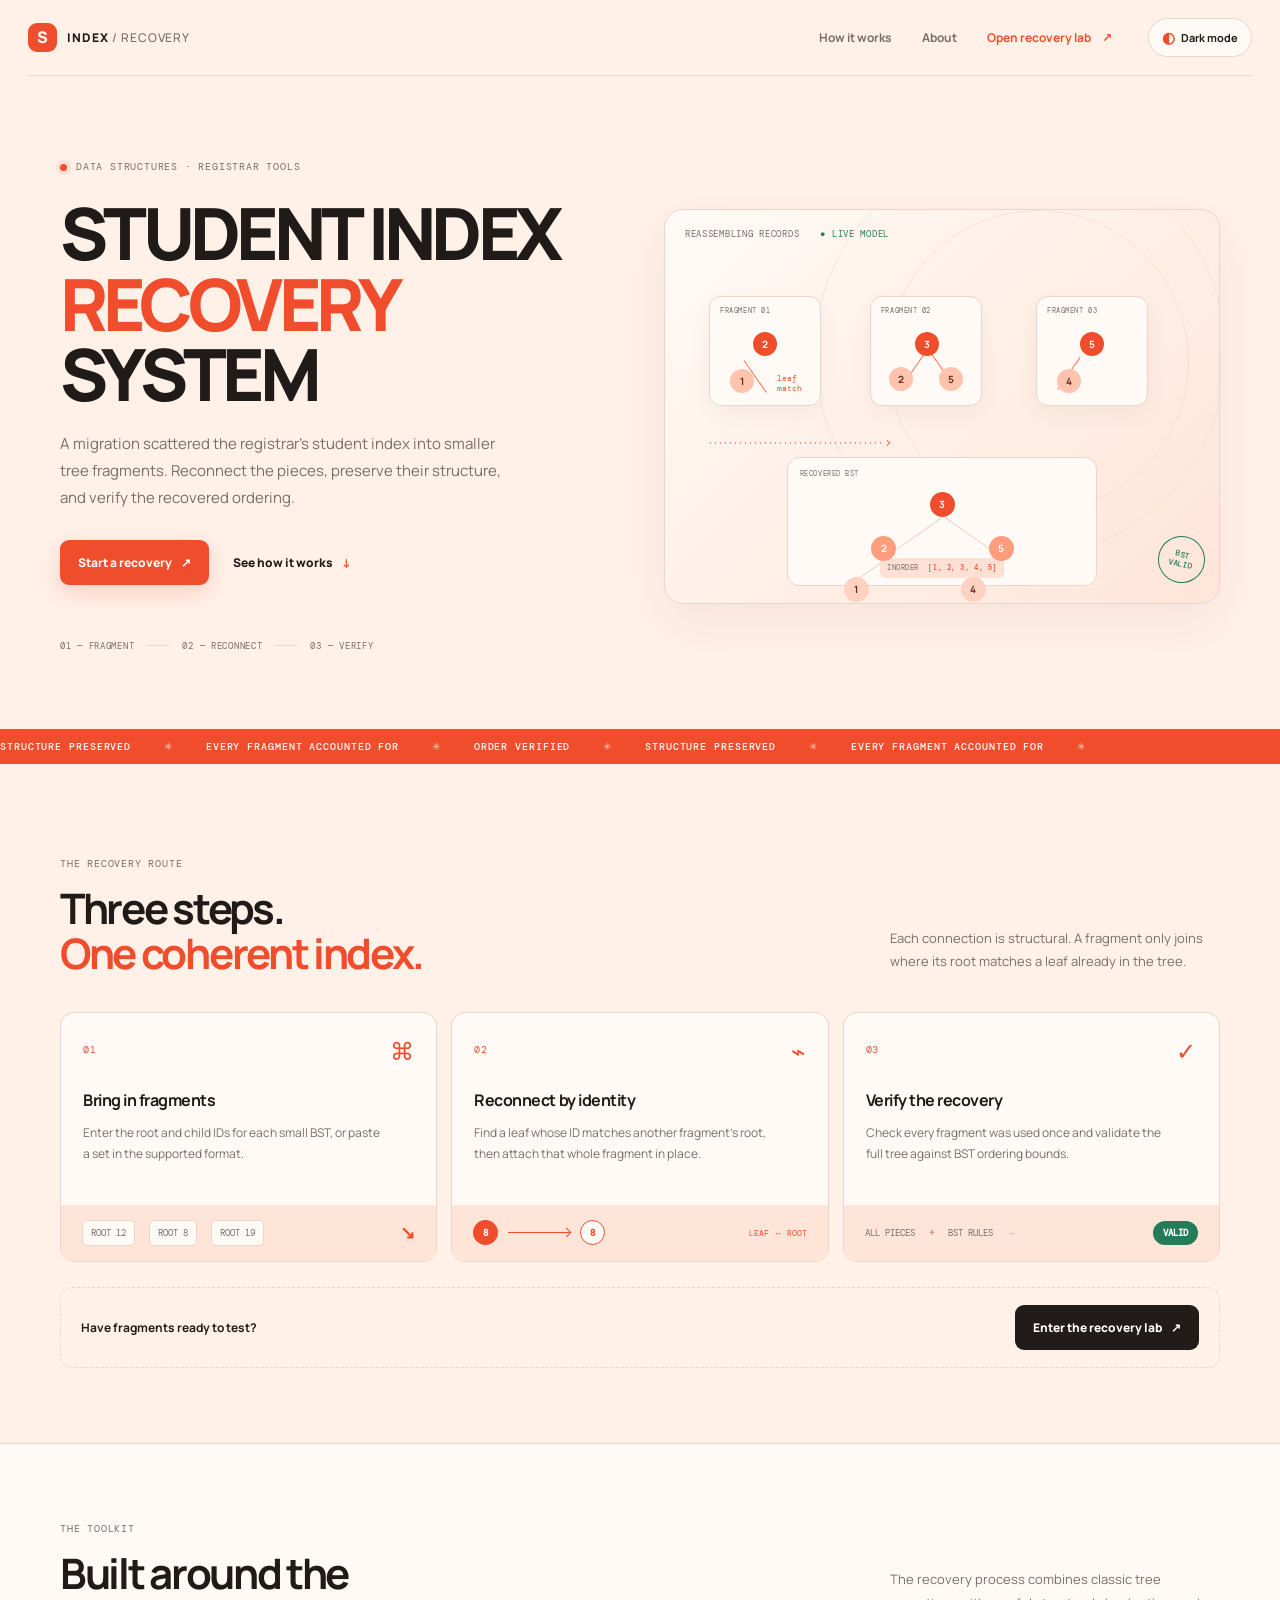
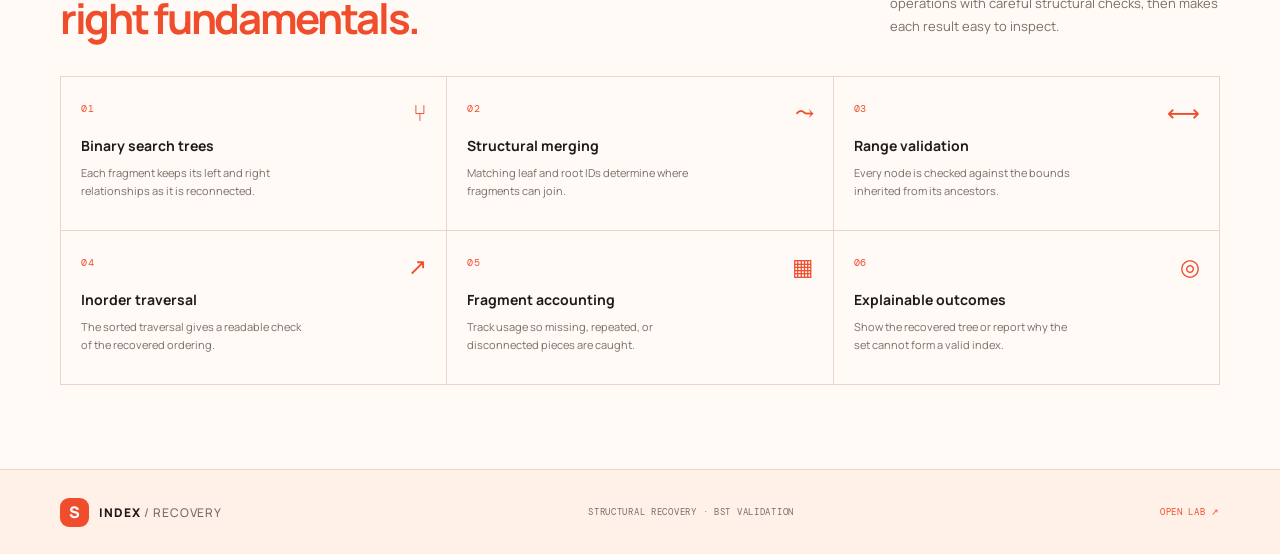
<file: index.html>
<!doctype html>
<html lang="en">
<head>
  <meta charset="utf-8" />
  <meta name="viewport" content="width=device-width, initial-scale=1" />
  <meta name="theme-color" content="#fff0e8" />
  <title>Student Index Recovery System</title>
  <link rel="preconnect" href="https://fonts.googleapis.com">
  <link rel="preconnect" href="https://fonts.gstatic.com" crossorigin>
  <link href="https://fonts.googleapis.com/css2?family=DM+Mono:wght@400;500&family=Manrope:wght@400;500;600;700;800&display=swap" rel="stylesheet">
  <link rel="stylesheet" href="styles.css" />
</head>
<body>
  <header class="topbar">
    <a class="brand" href="index.html" aria-label="Student Index Recovery home"><span class="brand-mark">S</span><span>INDEX<span class="brand-muted"> / RECOVERY</span></span></a>
    <nav class="nav-links" aria-label="Main navigation"><a href="#how">How it works</a><a href="#about">About</a><a class="nav-cta" href="recover.html">Open recovery lab <span>↗</span></a></nav>
    <button class="theme-toggle" data-theme-toggle aria-label="Switch to dark mode"><span class="theme-icon">◐</span><span class="theme-label">Dark mode</span></button>
  </header>
  <main>
    
  </main>
    <section class="hero page-width">
      <div class="hero-copy"><div class="eyebrow"><span class="pulse-dot"></span> DATA STRUCTURES · REGISTRAR TOOLS</div>
        <h1>STUDENT INDEX<br><span>RECOVERY</span> SYSTEM</h1>
        <p class="hero-intro">A migration scattered the registrar’s student index into smaller tree fragments. Reconnect the pieces, preserve their structure, and verify the recovered ordering.</p>
        <div class="hero-actions"><a class="button button-primary" href="recover.html">Start a recovery <span>↗</span></a><a class="text-link" href="#how">See how it works <span>↓</span></a></div>
        <div class="hero-meta"><span>01 — FRAGMENT</span><i></i><span>02 — RECONNECT</span><i></i><span>03 — VERIFY</span></div>
      </div>
      <div class="hero-art" aria-label="Illustration of three tree fragments combining into a recovered tree">
        <div class="art-label">REASSEMBLING RECORDS <span>● LIVE MODEL</span></div>
        <div class="fragment fragment-a"><span class="mini-tag">FRAGMENT 01</span><b class="node n2">2</b><b class="node n1">1</b><span class="edge e21"></span><small>leaf match</small></div>
        <div class="fragment fragment-b"><span class="mini-tag">FRAGMENT 02</span><b class="node n3">3</b><b class="node n2b">2</b><b class="node n5">5</b><span class="edge e32"></span><span class="edge e35"></span></div>
        <div class="fragment fragment-c"><span class="mini-tag">FRAGMENT 03</span><b class="node n5c">5</b><b class="node n4">4</b><span class="edge e54"></span></div>
        <div class="art-arrows">···································›</div>
        <div class="final-tree"><span class="mini-tag">RECOVERED BST</span><b class="node fn3">3</b><b class="node fn2">2</b><b class="node fn5">5</b><b class="node fn1">1</b><b class="node fn4">4</b><span class="edge fe32"></span><span class="edge fe35"></span><span class="edge fe21"></span><span class="edge fe54"></span><div class="inorder-chip">INORDER <b>[1, 2, 3, 4, 5]</b></div></div>
        <div class="art-stamp">BST<br>VALID</div>
      </div>
    </section>
    <section class="ticker"><div>STRUCTURE PRESERVED <span>✳</span> EVERY FRAGMENT ACCOUNTED FOR <span>✳</span> ORDER VERIFIED <span>✳</span> STRUCTURE PRESERVED <span>✳</span> EVERY FRAGMENT ACCOUNTED FOR <span>✳</span></div></section>
    <section class="how-section page-width" id="how"><div class="section-heading"><div><div class="eyebrow">THE RECOVERY ROUTE</div><h2>Three steps.<br><span>One coherent index.</span></h2></div><p>Each connection is structural. A fragment only joins where its root matches a leaf already in the tree.</p></div>
      <div class="steps-grid">
        <article class="step-card"><div class="step-top"><span>01</span><span class="step-symbol">⌘</span></div><h3>Bring in fragments</h3><p>Enter the root and child IDs for each small BST, or paste a set in the supported format.</p><div class="step-visual mini-fragments"><span>ROOT 12</span><span>ROOT 8</span><span>ROOT 19</span><b>↘</b></div></article>
        <article class="step-card"><div class="step-top"><span>02</span><span class="step-symbol">⌁</span></div><h3>Reconnect by identity</h3><p>Find a leaf whose ID matches another fragment’s root, then attach that whole fragment in place.</p><div class="step-visual match-visual"><b>8</b><span class="match-line"></span><b class="match-node">8</b><small>LEAF ↔ ROOT</small></div></article>
        <article class="step-card"><div class="step-top"><span>03</span><span class="step-symbol">✓</span></div><h3>Verify the recovery</h3><p>Check every fragment was used once and validate the full tree against BST ordering bounds.</p><div class="step-visual verify-visual"><span>ALL PIECES</span><b>+</b><span>BST RULES</span><b>→</b><strong>VALID</strong></div></article>
      </div>
      <div class="journey-cta"><span>Have fragments ready to test?</span><a class="button button-dark" href="recover.html">Enter the recovery lab <span>↗</span></a></div>
    </section>
    <section class="about-section" id="about"><div class="page-width"><div class="section-heading about-heading"><div><div class="eyebrow">THE TOOLKIT</div><h2>Built around the<br><span>right fundamentals.</span></h2></div><p>The recovery process combines classic tree operations with careful structural checks, then makes each result easy to inspect.</p></div>
      <div class="about-grid"><article><span class="about-number">01</span><h3>Binary search trees</h3><p>Each fragment keeps its left and right relationships as it is reconnected.</p><span class="about-icon">⑂</span></article><article><span class="about-number">02</span><h3>Structural merging</h3><p>Matching leaf and root IDs determine where fragments can join.</p><span class="about-icon">⤳</span></article><article><span class="about-number">03</span><h3>Range validation</h3><p>Every node is checked against the bounds inherited from its ancestors.</p><span class="about-icon">⟷</span></article><article><span class="about-number">04</span><h3>Inorder traversal</h3><p>The sorted traversal gives a readable check of the recovered ordering.</p><span class="about-icon">↗</span></article><article><span class="about-number">05</span><h3>Fragment accounting</h3><p>Track usage so missing, repeated, or disconnected pieces are caught.</p><span class="about-icon">▦</span></article><article><span class="about-number">06</span><h3>Explainable outcomes</h3><p>Show the recovered tree or report why the set cannot form a valid index.</p><span class="about-icon">◎</span></article></div>
    </div></section>
  </main>
  <footer class="footer page-width"><a class="brand" href="index.html"><span class="brand-mark">S</span><span>INDEX<span class="brand-muted"> / RECOVERY</span></span></a><span>STRUCTURAL RECOVERY · BST VALIDATION</span><a href="recover.html">OPEN LAB ↗</a></footer>
  <script src="app.js"></script>
</body>
</html>
</file>
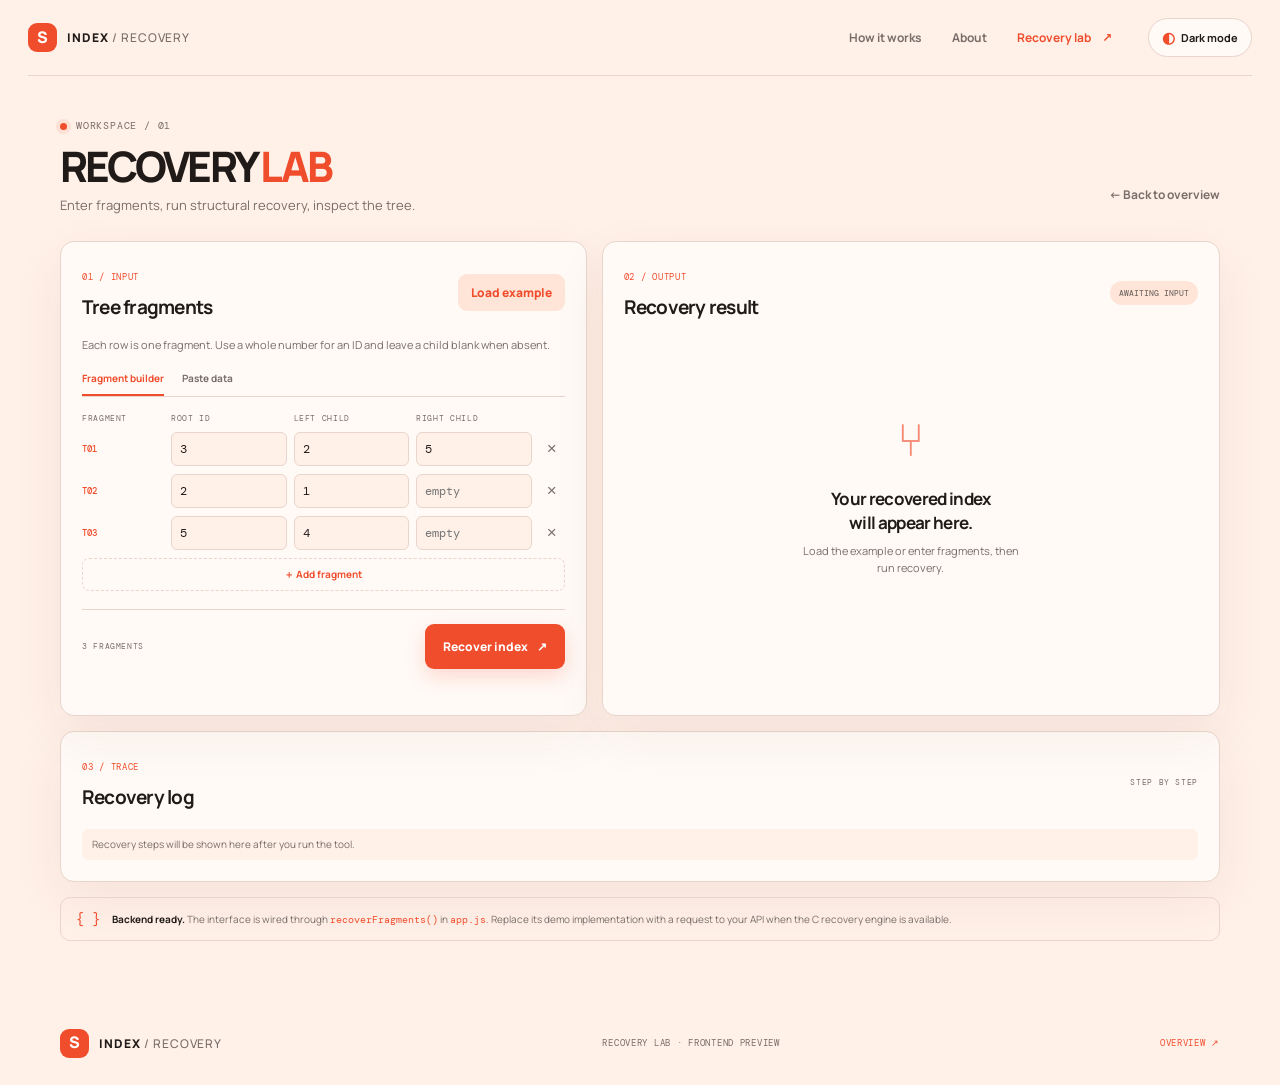
<file: recover.html>
<!doctype html>
<html lang="en">
<head>
  <meta charset="utf-8" /><meta name="viewport" content="width=device-width, initial-scale=1" />
  <title>Recovery Lab · Student Index Recovery System</title>
  <link rel="preconnect" href="https://fonts.googleapis.com"><link rel="preconnect" href="https://fonts.gstatic.com" crossorigin>
  <link href="https://fonts.googleapis.com/css2?family=DM+Mono:wght@400;500&family=Manrope:wght@400;500;600;700;800&display=swap" rel="stylesheet"><link rel="stylesheet" href="styles.css" />
</head>
<body class="lab-page">
  <header class="topbar"><a class="brand" href="index.html"><span class="brand-mark">S</span><span>INDEX<span class="brand-muted"> / RECOVERY</span></span></a><nav class="nav-links" aria-label="Main navigation"><a href="index.html#how">How it works</a><a href="index.html#about">About</a><a class="nav-cta active" href="recover.html">Recovery lab <span>↗</span></a></nav><button class="theme-toggle" data-theme-toggle aria-label="Switch to dark mode"><span class="theme-icon">◐</span><span class="theme-label">Dark mode</span></button></header>
  <main class="lab-main page-width"><div class="lab-title-row"><div><div class="eyebrow"><span class="pulse-dot"></span> WORKSPACE / 01</div><h1>RECOVERY <span>LAB</span></h1><p>Enter fragments, run structural recovery, inspect the tree.</p></div><a class="back-link" href="index.html">← Back to overview</a></div>
    <div class="lab-layout"><section class="input-panel panel"><div class="panel-heading"><div><span class="panel-kicker">01 / INPUT</span><h2>Tree fragments</h2></div><button id="load-example" class="button button-quiet">Load example</button></div><p class="panel-help">Each row is one fragment. Use a whole number for an ID and leave a child blank when absent.</p>
      <div class="input-mode"><button class="mode-tab selected" data-mode="builder">Fragment builder</button><button class="mode-tab" data-mode="paste">Paste data</button></div>
      <div id="builder-mode"><div class="fragment-labels"><span>FRAGMENT</span><span>ROOT ID</span><span>LEFT CHILD</span><span>RIGHT CHILD</span><span></span></div><div id="fragment-rows"></div><button id="add-fragment" class="add-fragment">＋ Add fragment</button></div>
      <div id="paste-mode" class="hidden"><label class="field-label" for="paste-input">ONE FRAGMENT PER LINE · ROOT LEFT RIGHT · USE - FOR EMPTY</label><textarea id="paste-input" rows="7" spellcheck="false" placeholder="3 2 5&#10;2 1 -&#10;5 4 -"></textarea><button id="parse-paste" class="button button-quiet parse-button">Load these fragments</button></div>
      <div class="input-footer"><span id="input-count">0 FRAGMENTS</span><button id="recover-button" class="button button-primary">Recover index <span>↗</span></button></div><div id="input-error" class="inline-error" role="alert"></div>
    </section>
    <section class="result-panel panel"><div class="panel-heading"><div><span class="panel-kicker">02 / OUTPUT</span><h2>Recovery result</h2></div><span id="result-status" class="status-pill idle">AWAITING INPUT</span></div><div id="empty-result" class="empty-result"><div class="empty-icon">⑂</div><h3>Your recovered index<br>will appear here.</h3><p>Load the example or enter fragments, then run recovery.</p></div><div id="result-content" class="hidden"><div class="result-summary"><span id="result-title">RECOVERY SUCCESSFUL</span><b id="root-value">—</b><small>MERGED ROOT</small></div><div class="tree-container"><div class="tree-caption"><span>MERGED BINARY SEARCH TREE</span><span id="tree-node-count"></span></div><div id="tree-visual" class="tree-visual"></div></div><div class="traversal-box"><div><span class="panel-kicker">INORDER TRAVERSAL</span><p id="inorder-output">[]</p></div><span class="valid-check" id="valid-check">✓ VALID BST</span></div><div class="used-box"><span>FRAGMENTS USED</span><b id="used-output">—</b></div><div id="failure-reason" class="failure-reason hidden"></div></div></section></div>
    <section class="process-panel panel"><div class="panel-heading"><div><span class="panel-kicker">03 / TRACE</span><h2>Recovery log</h2></div><span class="panel-note">STEP BY STEP</span></div><ol id="recovery-log" class="recovery-log"><li class="log-placeholder">Recovery steps will be shown here after you run the tool.</li></ol></section>
    <section class="contract-note"><span class="contract-icon">{ }</span><p><b>Backend ready.</b> The interface is wired through <code>recoverFragments()</code> in <code>app.js</code>. Replace its demo implementation with a request to your API when the C recovery engine is available.</p></section>
  </main><footer class="footer page-width"><a class="brand" href="index.html"><span class="brand-mark">S</span><span>INDEX<span class="brand-muted"> / RECOVERY</span></span></a><span>RECOVERY LAB · FRONTEND PREVIEW</span><a href="index.html">OVERVIEW ↗</a></footer><script src="app.js"></script>
</body></html>
</file>
<file: styles.css>
:root{color-scheme:light;--bg:#fff0e8;--surface:#fffaf6;--surface-2:#ffe5d8;--ink:#201b19;--muted:#786e69;--line:#e9d5cb;--accent:#f04d2d;--accent-2:#ff7048;--soft-accent:#ffe0d5;--green:#247c58;--shadow:0 18px 55px #6b332110}*{box-sizing:border-box}html{scroll-behavior:smooth}body{margin:0;background:var(--bg);color:var(--ink);font-family:Manrope,system-ui,sans-serif;font-size:15px;line-height:1.6;transition:background .25s,color .25s}body.dark{color-scheme:dark;--bg:#171514;--surface:#211e1c;--surface-2:#30231f;--ink:#fff8f3;--muted:#b3a6a0;--line:#403532;--accent:#ff6746;--accent-2:#ff8b6b;--soft-accent:#40271f;--green:#71d5a1;--shadow:0 18px 55px #0005}.page-width{width:min(1160px,calc(100% - 56px));margin-inline:auto}.topbar{height:76px;width:min(1320px,calc(100% - 56px));margin:auto;display:flex;align-items:center;border-bottom:1px solid var(--line);gap:36px}.brand{display:inline-flex;align-items:center;gap:10px;color:var(--ink);text-decoration:none;font-size:12px;font-weight:800;letter-spacing:.08em;white-space:nowrap}.brand-mark{height:29px;width:29px;background:var(--accent);color:white;border-radius:9px;display:grid;place-items:center;font-size:16px;font-weight:800}.brand-muted{font-weight:500;color:var(--muted)}.nav-links{display:flex;align-items:center;justify-content:flex-end;gap:30px;margin-left:auto}.nav-links a,.back-link{color:var(--muted);font-size:12px;text-decoration:none;font-weight:700}.nav-links a:hover,.back-link:hover,.text-link:hover{color:var(--accent)}.nav-links .nav-cta{color:var(--accent)}.nav-cta span,.button span{margin-left:9px}.theme-toggle{order:3;border:1px solid var(--line);border-radius:999px;padding:8px 13px;background:var(--surface);color:var(--ink);font:700 11px Manrope,sans-serif;cursor:pointer;white-space:nowrap}.theme-icon{font-size:15px;vertical-align:-1px;margin-right:6px;color:var(--accent)}.hero{min-height:560px;padding-top:83px;padding-bottom:76px;display:grid;grid-template-columns:1.02fr .98fr;align-items:center;gap:25px}.eyebrow,.panel-kicker,.mini-tag,.art-label,.hero-meta,.section-heading p,.step-top,.tree-caption,.used-box,.field-label,.fragment-labels,.inorder-chip,.panel-note,.input-footer>span,.about-number,.footer>span,.footer>a:last-child{font-family:"DM Mono",monospace;font-size:10px;letter-spacing:.08em}.eyebrow{color:var(--muted);display:flex;align-items:center;gap:9px}.pulse-dot{height:7px;width:7px;background:var(--accent);border-radius:50%;box-shadow:0 0 0 4px var(--soft-accent)}h1,h2,h3,p{margin-top:0}h1{font-size:clamp(42px,6.1vw,72px);line-height:.98;letter-spacing:-.065em;margin:23px 0 20px;font-weight:800}h1 span,h2 span{color:var(--accent)}.hero-intro{max-width:455px;color:var(--muted);font-size:15px;line-height:1.8}.hero-actions{display:flex;align-items:center;gap:24px;margin-top:29px}.button{border:0;border-radius:9px;padding:14px 18px;font:800 12px Manrope,sans-serif;text-decoration:none;display:inline-flex;align-items:center;justify-content:center;cursor:pointer;transition:transform .15s,filter .15s}.button:hover{transform:translateY(-2px);filter:brightness(1.03)}.button-primary{background:var(--accent);color:#fff;box-shadow:0 8px 20px #f04d2d30}.button-dark{background:#211b19;color:#fff}.dark .button-dark{background:#fff0e8;color:#211b19}.button-quiet{background:var(--surface-2);color:var(--accent);padding:10px 13px}.text-link{color:var(--ink);font-size:12px;font-weight:800;text-decoration:none}.text-link span{color:var(--accent);margin-left:7px}.hero-meta{margin-top:54px;display:flex;align-items:center;gap:13px;color:var(--muted);font-size:9px}.hero-meta i{height:1px;width:22px;background:var(--line)}.hero-art{height:395px;border:1px solid var(--line);border-radius:19px;background:linear-gradient(135deg,var(--surface),var(--surface-2));position:relative;overflow:hidden;box-shadow:var(--shadow)}.hero-art:before,.hero-art:after{content:"";position:absolute;border:1px solid var(--line);border-radius:50%;width:410px;height:410px;left:27%;top:-16%;opacity:.55}.hero-art:after{width:300px;height:300px;left:40%;top:0}.art-label{position:absolute;left:20px;top:17px;color:var(--muted);font-size:9px}.art-label span{color:var(--green);margin-left:15px}.fragment{position:absolute;z-index:1;width:112px;height:110px;background:var(--surface);border:1px solid var(--line);border-radius:12px;box-shadow:0 8px 22px #41220f0d}.fragment-a{left:8%;top:86px}.fragment-b{left:37%;top:86px}.fragment-c{left:67%;top:86px}.mini-tag{position:absolute;left:10px;top:8px;color:var(--muted);font-size:7px}.node{position:absolute;height:24px;width:24px;border-radius:50%;background:var(--accent);color:white;display:grid;place-items:center;font:700 10px Manrope,sans-serif;z-index:2}.n2{left:43px;top:35px}.n1{left:20px;top:72px;background:#ffc3ae;color:#6c2a1b}.n2b{left:18px;top:70px;background:#ffc3ae;color:#6c2a1b}.n3{left:44px;top:35px}.n5{right:18px;top:70px;background:#ffc3ae;color:#6c2a1b}.n5c{left:43px;top:35px}.n4{left:20px;top:72px;background:#ffc3ae;color:#6c2a1b}.edge{position:absolute;height:1px;background:var(--accent-2);transform-origin:left}.e21{width:39px;left:34px;top:63px;transform:rotate(55deg)}.e32{width:40px;left:53px;top:57px;transform:rotate(125deg)}.e35{width:40px;left:61px;top:57px;transform:rotate(55deg)}.e54{width:39px;left:43px;top:60px;transform:rotate(125deg)}.fragment-a small{position:absolute;left:67px;top:76px;color:var(--accent);font:8px "DM Mono"}.art-arrows{position:absolute;z-index:1;left:8%;right:8%;top:222px;color:var(--accent);font-size:13px;overflow:hidden;white-space:nowrap;letter-spacing:2px}.final-tree{position:absolute;z-index:1;left:22%;right:22%;top:247px;bottom:17px;border:1px solid var(--line);background:var(--surface);border-radius:12px}.final-tree .mini-tag{left:12px;top:10px}.final-tree .node{height:25px;width:25px}.fn3{left:calc(50% - 12px);top:34px}.fn2{left:calc(31% - 12px);top:78px;background:#ff9d7c}.fn5{left:calc(69% - 12px);top:78px;background:#ff9d7c}.fn1{left:calc(22% - 12px);top:119px;background:#ffd1c1;color:#672b1e}.fn4{left:calc(60% - 12px);top:119px;background:#ffd1c1;color:#672b1e}.final-tree .edge{background:var(--line);z-index:0}.fe32{width:55px;left:50%;top:59px;transform:rotate(145deg)}.fe35{width:55px;left:51%;top:59px;transform:rotate(35deg)}.fe21{width:46px;left:32%;top:101px;transform:rotate(145deg)}.fe54{width:46px;left:69%;top:101px;transform:rotate(145deg)}.inorder-chip{position:absolute;bottom:7px;left:50%;transform:translateX(-50%);white-space:nowrap;border-radius:5px;background:var(--soft-accent);padding:4px 7px;color:var(--muted);font-size:7px}.inorder-chip b{color:var(--accent);font-weight:500;margin-left:5px}.art-stamp{position:absolute;right:14px;bottom:20px;height:47px;width:47px;border:1px solid var(--green);color:var(--green);border-radius:50%;display:grid;place-content:center;text-align:center;font:500 8px/1.2 "DM Mono";transform:rotate(12deg);z-index:2}.ticker{overflow:hidden;background:var(--accent);color:#fff;padding:11px 0;white-space:nowrap;font:500 10px "DM Mono";letter-spacing:.09em}.ticker div{width:max-content;animation:marquee 28s linear infinite}.ticker span{margin:0 26px;color:#ffd3c5}@keyframes marquee{to{transform:translateX(-28%)}}.how-section{padding-top:92px;padding-bottom:75px}.section-heading{display:flex;align-items:flex-end;justify-content:space-between;gap:40px;margin-bottom:35px}.section-heading h2{font-size:42px;line-height:1.08;letter-spacing:-.055em;margin:14px 0 0}.section-heading>p{font-family:Manrope,sans-serif;font-size:13px;line-height:1.8;color:var(--muted);max-width:330px;letter-spacing:0;margin:0 0 3px}.steps-grid{display:grid;grid-template-columns:repeat(3,1fr);gap:14px}.step-card{min-height:250px;background:var(--surface);border:1px solid var(--line);border-radius:14px;padding:21px 22px;position:relative;overflow:hidden}.step-top{color:var(--accent);display:flex;justify-content:space-between;align-items:center}.step-symbol{font:24px Manrope;color:var(--accent)}.step-card h3{font-size:16px;margin:21px 0 9px;letter-spacing:-.03em}.step-card p{font-size:12px;line-height:1.75;color:var(--muted);max-width:300px;margin-bottom:0}.step-visual{position:absolute;bottom:0;left:0;right:0;height:56px;background:var(--surface-2);display:flex;align-items:center;padding:0 21px;color:var(--accent);font:9px "DM Mono";gap:14px}.mini-fragments span{padding:6px 8px;border:1px solid var(--line);background:var(--surface);border-radius:5px;color:var(--muted)}.mini-fragments b{margin-left:auto;font-size:18px}.match-visual{gap:10px}.match-visual b{height:25px;width:25px;background:var(--accent);color:white;border-radius:50%;display:grid;place-items:center}.match-visual .match-node{background:var(--surface);border:1px solid var(--accent);color:var(--accent)}.match-line{width:62px;height:1px;background:var(--accent);position:relative}.match-line:after{content:"";position:absolute;right:0;top:-3px;width:6px;height:6px;border-top:1px solid var(--accent);border-right:1px solid var(--accent);transform:rotate(45deg)}.match-visual small{margin-left:auto;font-size:8px}.verify-visual span{color:var(--muted)}.verify-visual b{color:#d09a87}.verify-visual strong{margin-left:auto;background:var(--green);color:white;border-radius:999px;padding:6px 10px}.journey-cta{display:flex;align-items:center;justify-content:space-between;margin-top:25px;padding:17px 20px;border:1px dashed var(--line);border-radius:12px;font-size:12px;font-weight:700}.about-section{background:var(--surface);border-top:1px solid var(--line);border-bottom:1px solid var(--line);padding:77px 0 84px}.about-heading{margin-bottom:35px}.about-grid{display:grid;grid-template-columns:repeat(3,1fr);border-left:1px solid var(--line);border-top:1px solid var(--line)}.about-grid article{min-height:154px;padding:18px 20px;position:relative;border-right:1px solid var(--line);border-bottom:1px solid var(--line)}.about-number{color:var(--accent)}.about-grid h3{font-size:14px;margin:16px 0 6px}.about-grid p{font-size:11px;line-height:1.65;color:var(--muted);max-width:230px;margin:0}.about-icon{position:absolute;right:19px;top:17px;color:var(--accent);font-size:23px}.footer{height:84px;display:flex;align-items:center;justify-content:space-between}.footer>span{color:var(--muted);font-size:9px}.footer>a:last-child{color:var(--accent);text-decoration:none;font-size:9px}.lab-main{padding-top:42px;padding-bottom:60px}.lab-title-row{display:flex;align-items:flex-end;justify-content:space-between;margin-bottom:25px}.lab-title-row h1{font-size:42px;margin:12px 0 8px}.lab-title-row>div>p{color:var(--muted);font-size:13px;margin:0}.back-link{margin-bottom:12px}.lab-layout{display:grid;grid-template-columns:.92fr 1.08fr;gap:15px;align-items:stretch}.panel{background:var(--surface);border:1px solid var(--line);border-radius:14px;padding:21px;box-shadow:var(--shadow)}.panel-heading{display:flex;align-items:center;justify-content:space-between;gap:10px}.panel-kicker{color:var(--accent);font-size:9px}.panel-heading h2{font-size:19px;letter-spacing:-.04em;margin:5px 0 0}.panel-help{color:var(--muted);font-size:11px;line-height:1.7;margin:14px 0 16px}.input-mode{display:flex;border-bottom:1px solid var(--line);gap:18px;margin-bottom:15px}.mode-tab{border:0;background:none;padding:0 0 9px;color:var(--muted);font:700 10px Manrope;cursor:pointer;border-bottom:2px solid transparent}.mode-tab.selected{color:var(--accent);border-color:var(--accent)}.fragment-labels,.fragment-row{display:grid;grid-template-columns:82px 1fr 1fr 1fr 26px;gap:7px;align-items:center}.fragment-labels{color:var(--muted);font-size:8px;margin-bottom:7px}.fragment-row{margin-bottom:8px}.fragment-id{font:500 9px "DM Mono";color:var(--accent)}.fragment-row input{min-width:0;width:100%;height:34px;border:1px solid var(--line);border-radius:6px;padding:0 8px;background:var(--bg);color:var(--ink);font:12px "DM Mono";outline:none}.fragment-row input:focus,textarea:focus{border-color:var(--accent);box-shadow:0 0 0 2px var(--soft-accent)}.remove-row{border:0;background:none;color:var(--muted);cursor:pointer;font-size:17px}.remove-row:hover{color:var(--accent)}.add-fragment{width:100%;padding:8px;border:1px dashed var(--line);border-radius:7px;background:transparent;color:var(--accent);font:700 10px Manrope;cursor:pointer}.input-footer{display:flex;justify-content:space-between;align-items:center;margin-top:18px;padding-top:14px;border-top:1px solid var(--line)}.input-footer>span{font-size:8px;color:var(--muted)}.inline-error{font-size:11px;color:#c33f28;margin-top:9px;min-height:16px}.field-label{color:var(--muted);font-size:8px;display:block;margin-bottom:7px}textarea{width:100%;resize:vertical;background:var(--bg);color:var(--ink);border:1px solid var(--line);border-radius:8px;padding:12px;font:12px/1.8 "DM Mono";outline:none}.parse-button{margin-top:9px}.hidden{display:none!important}.status-pill{font:500 8px "DM Mono";padding:7px 9px;border-radius:999px;background:var(--surface-2);color:var(--muted);white-space:nowrap}.status-pill.success{background:#ddf2e7;color:var(--green)}.dark .status-pill.success{background:#20392d}.status-pill.failure{background:#ffe0d7;color:#c33f28}.empty-result{height:345px;display:flex;flex-direction:column;align-items:center;justify-content:center;text-align:center}.empty-icon{font-size:46px;color:var(--accent);opacity:.65}.empty-result h3{font-size:17px;line-height:1.4;letter-spacing:-.04em;margin:12px 0 7px}.empty-result p{font-size:11px;color:var(--muted);max-width:220px}.result-summary{display:grid;grid-template-columns:1fr auto;align-items:center;padding:14px 0 13px;border-bottom:1px solid var(--line)}.result-summary span{grid-column:1;color:var(--green);font:500 9px "DM Mono"}.result-summary b{grid-column:2;grid-row:1/3;color:var(--accent);font-size:30px;line-height:1}.result-summary small{grid-column:1;color:var(--muted);font:8px "DM Mono";margin-top:4px}.tree-container{padding:12px 0 8px}.tree-caption{display:flex;justify-content:space-between;color:var(--muted);font-size:8px}.tree-visual{height:210px;display:flex;align-items:flex-start;justify-content:center;overflow:auto;padding:18px 6px 2px}.tree-svg{min-width:260px;max-width:100%;height:190px;overflow:visible}.tree-edge{stroke:var(--line);stroke-width:2}.tree-node{fill:var(--accent);stroke:var(--surface);stroke-width:3}.tree-node-text{fill:white;font:700 12px Manrope;text-anchor:middle;dominant-baseline:central}.traversal-box{display:flex;align-items:center;justify-content:space-between;border-top:1px solid var(--line);padding:12px 0}.traversal-box p{font:500 13px "DM Mono";color:var(--ink);margin:5px 0 0}.valid-check{color:var(--green);font:500 8px "DM Mono";background:var(--surface-2);padding:7px 9px;border-radius:99px}.valid-check.invalid{color:#c33f28}.used-box{border-top:1px solid var(--line);padding-top:10px;display:flex;justify-content:space-between;color:var(--muted);font-size:8px}.used-box b{color:var(--ink);font-weight:500}.failure-reason{margin-top:12px;padding:10px 12px;border-radius:8px;background:#ffe5dc;color:#a33320;font-size:11px;line-height:1.6}.dark .failure-reason{background:#48251f;color:#ffb09d}.process-panel{margin-top:15px}.panel-note{color:var(--muted);font-size:8px}.recovery-log{list-style:none;margin:17px 0 0;padding:0;display:grid;grid-template-columns:repeat(2,1fr);gap:8px 18px}.recovery-log li{font-size:10px;color:var(--muted);padding:8px 10px;background:var(--bg);border-radius:7px;line-height:1.5}.recovery-log li:not(.log-placeholder)::before{content:"✓";color:var(--green);font-weight:800;margin-right:8px}.recovery-log li.log-warn:before{content:"!";color:var(--accent)}.log-placeholder{grid-column:1/-1}.contract-note{margin-top:15px;padding:12px 15px;border:1px solid var(--line);border-radius:10px;display:flex;gap:12px;align-items:center}.contract-icon{font:14px "DM Mono";color:var(--accent)}.contract-note p{margin:0;color:var(--muted);font-size:10px;line-height:1.7}.contract-note b{color:var(--ink)}.contract-note code{color:var(--accent);font:10px "DM Mono"}
@media(max-width:850px){.topbar{gap:13px}.nav-links{gap:15px}.nav-links a{font-size:10px}.hero{grid-template-columns:1fr;padding-top:60px}.hero-copy{max-width:620px}.hero-art{width:min(100%,560px);justify-self:center}.lab-layout{grid-template-columns:1fr}.result-panel{min-height:400px}.steps-grid{gap:9px}.step-card{padding:16px}.step-card h3{font-size:14px}.step-card p{font-size:11px}.step-visual{padding:0 13px;gap:8px}}@media(max-width:600px){.page-width,.topbar{width:calc(100% - 32px)}.topbar{height:66px;gap:8px}.brand{font-size:10px;gap:6px}.brand-mark{height:25px;width:25px}.nav-links{gap:10px}.nav-links a:not(.nav-cta){display:none}.theme-toggle{padding:7px 9px;font-size:0}.theme-icon{font-size:16px;margin:0}.hero{padding-top:54px;padding-bottom:45px}.hero h1{font-size:47px}.hero-intro{font-size:13px}.hero-meta{font-size:7px;gap:7px;margin-top:38px}.hero-art{height:365px;transform-origin:top center}.fragment{transform:scale(.84);transform-origin:top left}.fragment-a{left:4%}.fragment-b{left:34%}.fragment-c{left:65%}.final-tree{left:14%;right:14%;top:234px}.art-arrows{top:209px}.how-section{padding-top:60px;padding-bottom:50px}.section-heading{display:block}.section-heading h2{font-size:35px}.section-heading>p{margin-top:14px}.steps-grid{grid-template-columns:1fr}.step-card{min-height:220px;padding:19px}.step-card h3{font-size:16px;margin-top:17px}.step-card p{font-size:12px}.journey-cta{gap:15px;align-items:flex-start;flex-direction:column}.about-section{padding:56px 0}.about-grid{grid-template-columns:repeat(2,1fr)}.about-grid article{padding:14px;min-height:165px}.about-grid h3{font-size:12px}.about-grid p{font-size:10px}.footer{height:auto;min-height:78px;gap:10px}.footer>span{display:none}.lab-main{padding-top:30px}.lab-title-row h1{font-size:34px}.lab-title-row>div>p{font-size:11px;max-width:240px}.back-link{font-size:10px}.panel{padding:16px}.fragment-labels,.fragment-row{grid-template-columns:58px 1fr 1fr 1fr 19px;gap:4px}.fragment-labels{font-size:6px}.fragment-row input{height:32px;padding:0 5px;font-size:10px}.fragment-id{font-size:7px}.panel-heading h2{font-size:17px}.button-quiet{font-size:10px}.recovery-log{grid-template-columns:1fr}.tree-visual{height:200px}.contract-note{align-items:flex-start}.theme-label{display:none}}@media(prefers-reduced-motion:reduce){*,*:before,*:after{scroll-behavior:auto!important;animation-duration:.01ms!important;transition-duration:.01ms!important}}
</file>
